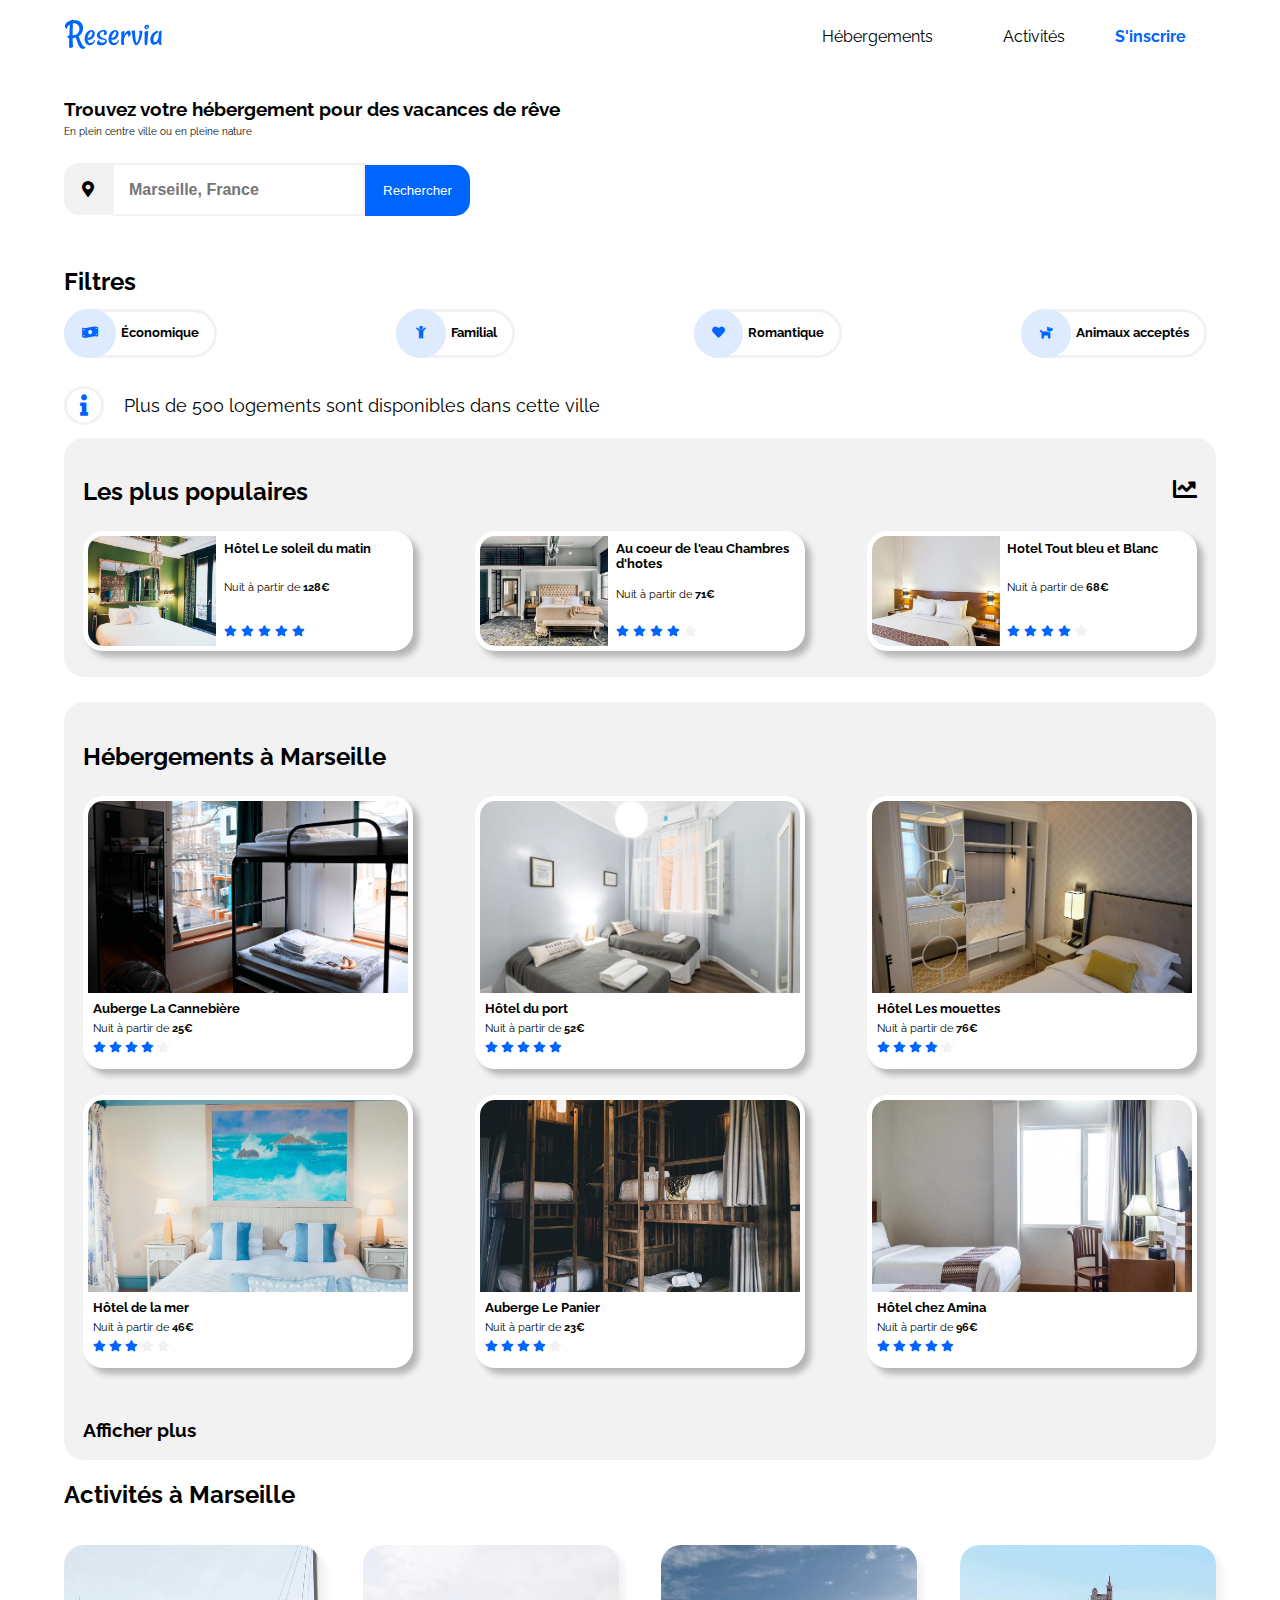
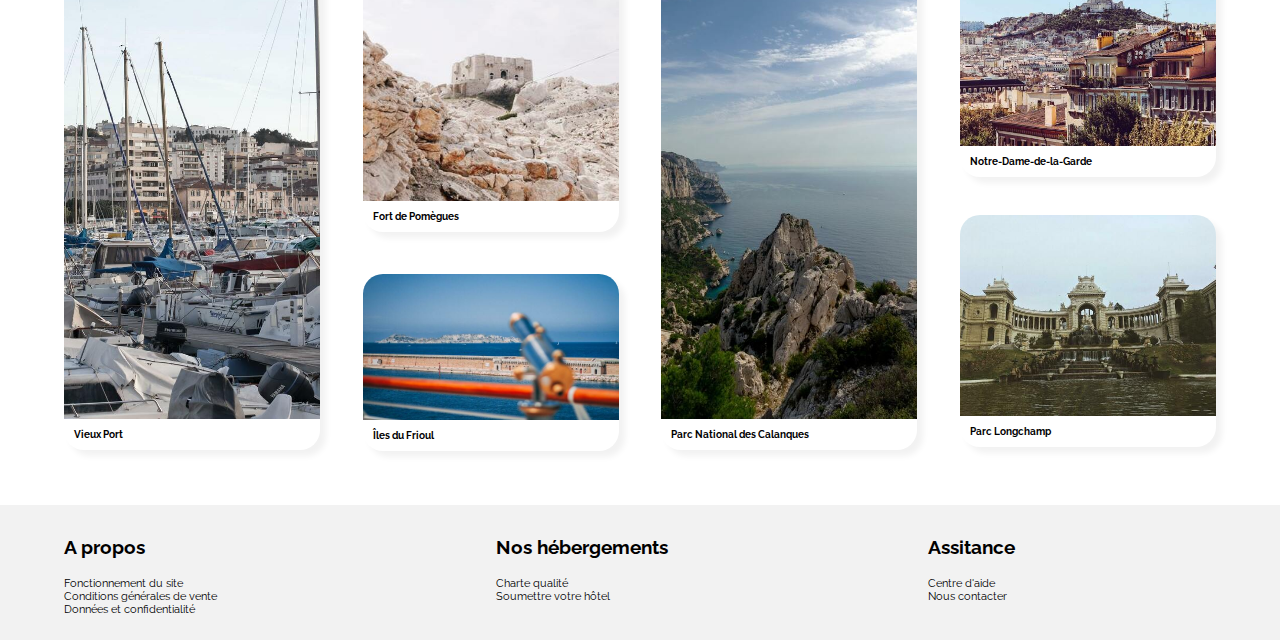
<file: index.html>
<!DOCTYPE html>
    <html lang="fr">
        <head>
            <meta charset="utf-8" />
            <meta name="viewport" content="width=device-width, initial-scale=1.0">
            <title>Reservia</title>            
            <meta name="description" content="site Reservia pour le P2">
            <meta name="author"       content="Julien Brazzalotto">
            
            <link rel="preconnect" href="https://fonts.gstatic.com">
            <link href="https://fonts.googleapis.com/css2?family=Raleway:wght@400;500;600;700;800&display=swap" rel="stylesheet">

            <link rel="stylesheet" href="https://cdnjs.cloudflare.com/ajax/libs/font-awesome/5.15.3/css/all.min.css">
            
            <link rel="stylesheet" href="style.css" />
        
        </head>

        <body>            
            <header>                
                <a href="index.html"><img class="logo" src="images/logo/Reservia.svg" alt="logo_Reservia"></a>                
                <nav>
                    <ul>
                        <li class="soulignement"><a href="#hebergements" class="menu espacement">Hébergements</a></li>
                        <li class="soulignement"><a href="#activites" class="menu espacement">Activités</a></li>
                        <li class="inscrire"><a href="#" class="sinscrire espacement"><b>S'inscrire</b></a></li>
                    </ul>
                </nav>                                                              
            </header>

            <section class="recherche">                
                <h1>Trouvez votre hébergement pour des vacances de rêve</h1>
                <p>En plein centre ville ou en pleine nature</p>


                <form method="POST" action="#" class="bloc_recherche">
                    <i class="fas fa-map-marker-alt"></i>
                    <input type="search" name="ville" class="ville" placeholder="Marseille, France">
                    <button type="submit" class="bouton_rechercher">Rechercher</button>
                    <button type="submit" class="iconesearch"><i class="fas fa-search"></i></button>                       
                </form>
            </section>

            <section class="filtre">
                <h2>Filtres</h2>
                <ul>                        
                    <li class="filtreli"><i class="fas fa-money-bill-wave"></i><a href="#" class="textefiltre">Économique</a></li>                           
                    <li class="filtreli"><i class="fas fa-child"></i><a href="#" class="textefiltre">Familial</a></li>
                    <li class="filtreli"><i class="fas fa-heart"></i><a href="#" class="textefiltre">Romantique</a></li>
                    <li class="filtreli"><i class="fas fa-dog"></i><a href="#" class="textefiltre">Animaux acceptés</a></li>
                </ul>                             
            </section>

                            
            <p class="info"><i class="fas fa-info"></i>Plus de 500 logements sont disponibles dans cette ville</p>
            
                                      
            
            <main class="section_hebergements">
                <article id="hebergements" class="article_hebergement">   
                    <h2>Hébergements à Marseille</h2> 
                    <figure class="hebergements">                            
                        <a href="#" class="carte_arriere">
                            <img class="carte_img" src="images/hebergements/3_medium/marcus-loke-WQJvWU_HZFo-unsplash.jpg" alt="Auberge la Cannebière">
                            <h3>Auberge La Cannebière</h3>
                            <p class="ajustement">Nuit à partir de <b>25€</b></p>
                            <p class="ajustement2">
                                <i class="fas fa-star"></i>
                                <i class="fas fa-star"></i>
                                <i class="fas fa-star"></i>
                                <i class="fas fa-star"></i>
                                <i class="fas fa-star grey"></i>
                            </p>                                    
                        </a>

                        <a href="#" class="carte_arriere">                                    
                            <img class="carte_img" src="images/hebergements/3_medium/fred-kleber-gTbaxaVLvsg-unsplash.jpg" alt="Hôtel du port">
                            <h3>Hôtel du port</h3>
                            <p class="ajustement">Nuit à partir de <b>52€</b></p>
                            <p class="ajustement2">
                                <i class="fas fa-star"></i>
                                <i class="fas fa-star"></i>
                                <i class="fas fa-star"></i>
                                <i class="fas fa-star"></i>
                                <i class="fas fa-star"></i>
                            </p>
                        </a>

                        <a href="#" class="carte_arriere">
                            <img class="carte_img" src="images/hebergements/3_medium/reisetopia-B8WIgxA_PFU-unsplash.jpg" alt="Hôtel les mouettes">
                            <h3>Hôtel Les mouettes</h3>
                            <p class="ajustement">Nuit à partir de <b>76€</b></p>
                            <p class="ajustement2">
                                <i class="fas fa-star"></i>
                                <i class="fas fa-star"></i>
                                <i class="fas fa-star"></i>
                                <i class="fas fa-star"></i>
                                <i class="fas fa-star grey"></i>
                            </p>
                        </a>                            
                    
                        <a href="#" class="carte_arriere">
                            <img class="carte_img" src="images/hebergements/3_medium/annie-spratt-Eg1qcIitAuA-unsplash.jpg" alt="Hôtel de la mer">
                            <h3>Hôtel de la mer</h3>
                            <p class="ajustement">Nuit à partir de <b>46€</b></p>
                            <p class="ajustement2">
                                <i class="fas fa-star"></i>
                                <i class="fas fa-star"></i>
                                <i class="fas fa-star"></i>
                                <i class="fas fa-star grey"></i>
                                <i class="fas fa-star grey"></i>
                            </p>                                
                        </a>

                        <a href="#" class="carte_arriere">
                            <img class="carte_img" src="images/hebergements/3_medium/nicate-lee-kT-ZyaiwBe0-unsplash.jpg" alt="Auberge Le Panier">
                            <h3>Auberge Le Panier</h3>
                            <p class="ajustement">Nuit à partir de <b>23€</b></p>
                            <p class="ajustement2">
                                <i class="fas fa-star"></i>
                                <i class="fas fa-star"></i>
                                <i class="fas fa-star"></i>
                                <i class="fas fa-star"></i>
                                <i class="fas fa-star grey"></i>
                            </p>
                        </a>

                        <a href="#" class="carte_arriere">
                            <img class="carte_img" src="images/hebergements/3_medium/febrian-zakaria-M6S1WvfW68A-unsplash.jpg" alt="Hotel chez Amina">
                            <h3>Hôtel chez Amina</h3>
                            <p class="ajustement">Nuit à partir de <b>96€</b></p>
                            <p class="ajustement2">
                                <i class="fas fa-star"></i>
                                <i class="fas fa-star"></i>
                                <i class="fas fa-star"></i>
                                <i class="fas fa-star"></i>
                                <i class="fas fa-star"></i>
                            </p>    
                        </a>   
                    </figure>

                    
                        <a href="#" class="plus">
                            Afficher plus
                        </a>
                    
                </article>

                
                <section class="section_populaire">                 
                    <h2>Les plus populaires<i class="fas fa-chart-line"></i></h2>
                                                
                                                
                    <figure class="hebergements_pop">
                        <a href="#" class="cartepoparriere">
                            <img class="cartepop_img" src="images/hebergements/4_small/emile-guillemot-Bj_rcSC5XfE-unsplash.jpg" alt="Hôtel_Le_soleil_du_matin">
                            <figure class="pop">
                                <h3>Hôtel Le soleil du matin</h3>
                                <p>Nuit à partir de <b>128€</b></p>
                                <figcaption class="star">
                                    <i class="fas fa-star"></i>
                                    <i class="fas fa-star"></i>
                                    <i class="fas fa-star"></i>
                                    <i class="fas fa-star"></i>
                                    <i class="fas fa-star"></i>
                                </figcaption>
                            </figure>
                        </a>

                        <a href="#" class="cartepoparriere">
                            <img class="cartepop_img" src="images/hebergements/4_small/aw-creative-VGs8z60yT2c-unsplash.jpg" alt="Au_coeur_de_l_eau_Chambres_d_hotes">
                            <figure class="pop">
                                <h3>Au coeur de l'eau Chambres d'hotes</h3>
                                <p>Nuit à partir de <b>71€</b></p>                                
                                <figcaption class="star">
                                    <i class="fas fa-star"></i>
                                    <i class="fas fa-star"></i>
                                    <i class="fas fa-star"></i>
                                    <i class="fas fa-star"></i>
                                    <i class="fas fa-star grey"></i>
                                </figcaption>
                            </figure>
                        </a>

                        <a href="#" class="cartepoparriere">
                            <img class="cartepop_img" src="images/hebergements/4_small/febrian-zakaria-sjvU0THccQA-unsplash.jpg" alt="Hotel_Tout_bleu_et_blanc">
                            <figure class="pop">
                                <h3>Hotel Tout bleu et Blanc</h3>
                                <p>Nuit à partir de <b>68€</b></p>                                
                                <figcaption class="star">
                                    <i class="fas fa-star"></i>
                                    <i class="fas fa-star"></i>
                                    <i class="fas fa-star"></i>
                                    <i class="fas fa-star"></i>
                                    <i class="fas fa-star grey"></i>
                                </figcaption>
                            </figure>
                        </a>
                    </figure>                       
                </section>               
            </main>
                

                <!--section-->
                <section id="activites" class="activites">
                    <h2>Activités à Marseille</h2>
                    <div class="paquet">
                        <a href="#" class="general gr1">
                            <figure class="carte_activites">                                    
                                <img class="phgrande" src="images/activites/3_medium/reno-laithienne-QUgJhdY5Fyk-unsplash.jpg" alt="Vieux_Port">
                                <figcaption class="lieu">Vieux Port</figcaption>
                            </figure>  
                        </a>

                        <div>
                            <a href="#" class="general gr2">
                                <figure class="carte_activites">
                                    <img class="phpetite" src="images/activites/4_small/paul-hermann-QFTrLdQIRhI-unsplash.jpg" alt="Fort_de_Pomègues">
                                    <figcaption  class="lieu">Fort de Pomègues</figcaption>
                                </figure>   
                            </a>
                            
                            <a href="#" class="general gr3">
                                <figure class="carte_activites">
                                    <img class="phtrespetite" src="images/activites/4_small/kevin-hikari-rV_Qd1l-VXg-unsplash.jpg" alt="Îles_du_Frioul">
                                    <figcaption  class="lieu">Îles du Frioul</figcaption>
                                </figure>
                            </a>
                        </div>                               
                            
                        <a href="#" class="general gr1">
                            <figure class="carte_activites">   
                                <img class="phgrande" src="images/activites/3_medium/kilyan-sockalingum-NR8-cBCN3aI-unsplash.jpg" alt="Parc_National_des_Calanques">
                                <figcaption  class="lieu">Parc National des Calanques</figcaption>
                            </figure>
                        </a>
                        
                        <div>
                            <a href="#" class="general gr4">
                                <figure class="carte_activites">                               
                                    <img class="phmoyenne" src="images/activites/4_small/florian-wehde-xW9e8gdotxI-unsplash.jpg" alt="Notre-Dame-de-la-Garde">                                    
                                    <figcaption  class="lieu">Notre-Dame-de-la-Garde</figcaption>
                                </figure>
                            </a>

                            <a href="#" class="general gr5">
                                <figure class="carte_activites">    
                                    <img class="phmoyenne" src="images/activites/4_small/lena-paulin-wH2-EJoDcV0-unsplash.jpg" alt="Parc_Longchamp">
                                    <figcaption  class="lieu">Parc Longchamp</figcaption>
                                </figure>                                    
                            </a>
                        </div>                                
                    </div>
                </section>
            

            <!--footer--> 

            <footer>                        
                <section class="footerbloc">
                    <h3>A propos</h3>
                    <ul class="listefooter">
                        <li><a href="#">Fonctionnement du site</a></li>
                        <li><a href="#">Conditions générales de vente</a></li>
                        <li><a href="#">Données et confidentialité</a></li>
                    </ul>
                </section>

                <section class="footerbloc">
                    <h3>Nos hébergements</h3>
                    <ul class="listefooter">
                        <li><a href="#">Charte qualité</a></li>
                        <li><a href="#">Soumettre votre hôtel</a></li>                    
                    </ul>
                </section>

                <section class="footerbloc">
                    <h3>Assitance</h3>
                    <ul class="listefooter">
                        <li><a href="#">Centre d'aide</a></li>
                        <li><a href="#">Nous contacter</a></li>                        
                    </ul>
                </section>            
            </footer>                     
        </body>
    </html>
</file>
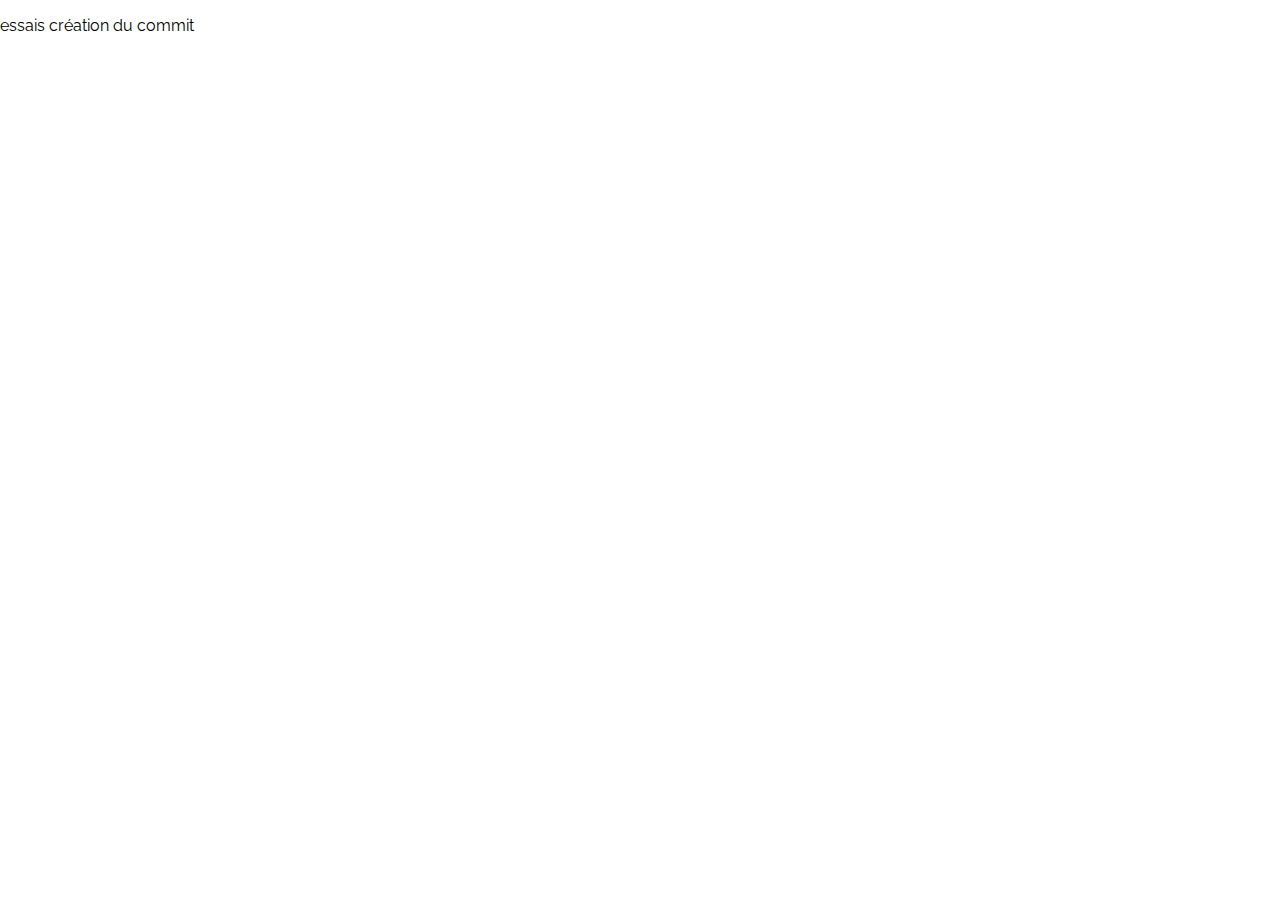
<file: reservia.html>
<!DOCTYPE html>
<html>
    <head>
        <meta charset="utf-8" />
        <link rel="stylesheet" href="style.css" />
        <title>Reservia</title>
    </head>

    <body>
            <p>
                essais création du commit
            </p>


















    </body>
</file>
<file: style.css>
@font-face
{
    font-family: 'Raleway';
    src: url('Police/Raleway-Italic-VariableFont_wght.ttf');
    src: url('Police/Raleway-VariableFont_wght.ttf');
}

body
{
    width: 100%;
    margin: 0;
    font-family: 'Raleway', 'Times New Roman', Times, serif;
}

a{
    text-decoration: none;
    color: #000;
}

h1, h2, h3, strong
{
    font-weight: bold;
}

.fa-star
{
    color: #0065FC;
    font-size: 0.9rem;
}

.fa-star.grey
{
    color: #F2F2F2;
}

/*header*/

header
{
    display: flex;
    justify-content: space-between;
    align-items: center;
    margin: 0 5vw 2vw 5vw;
}

.logo
{
    width: 100px;
}

nav ul
{
    display: flex;
    justify-content: flex-end;
    align-items: center;
    width: 30vw;
    height: 40px;
    padding-right: 30px;
}

nav ul li
{
    font-size: 1.3em;
    list-style: none;
}

.sinscrire
{
    color: #0065FC;
}

.espacement
{
    margin-left: 30px;
}

.menu
{
    padding: 0 20px 0 20px;
}

.menu:hover
{
    color: #0065FC;
    border-top: 3px #0065FC solid;
    padding-top: 19px;
    
}

/*section recherche*/

.recherche
{
    margin: 0 5vw 0 5vw;
}

h1
{
    margin-bottom: 0px;
}

h1 + p
{
    margin-top: 0.5vw;
    margin-bottom: 2vw;
}

.bloc_recherche
{
    display: flex;
    align-items: baseline;
    width: 30vw;
    margin: 10px 0 20px 0;
}

.fa-map-marker-alt
{   
    background-color: #F2F2F2;
    padding: 15px;
    border-radius: 15px 0 0 15px;
    border: 3px #F2F2F2 solid;
    font-size: 1rem;
}

.ville
{
    padding: 15px;
    color: black;
    font-weight: bold;
    border-right: none;
    border: 2px #F2F2F2 solid;
    font-size: 1rem;
    height: 53px;
}

.bouton_rechercher
{
    color: white;
    padding: 15px;
    background-color: #0065FC;
    border:3px #0065FC solid;
    border-radius: 0 15px 15px 0;
}

.iconesearch
{
    display: none;
}

/*section filtre*/

.filtre
{
    display: flex;
    align-items: center;
    margin: 3vw 5vw 3vw 5vw;
}

h2 + ul
{
    display: flex;
    justify-content: space-around;
    width: 60vw;
    list-style: none;
    color: #0065FC;
    flex-wrap: wrap;
}

.fa-money-bill-wave, .fa-heart, .fa-dog
{
    background-color: #DEEBFF;
    padding: 15px ;
    border-radius: 200px;
    margin: -3px 5px -3px -3px;
    border: 3px #DEEBFF solid;
}

.fa-child
{
    background-color: #DEEBFF;
    padding: 15px 17px 15px 17px ;
    border-radius: 200px;
    margin: -3px 5px -3px -3px;
    border: 3px #DEEBFF solid;
}

.textefiltre
{
    font-size: 1.1rem;
    font-weight: bold;
    padding-right: 15px;
    border-radius: 200px;
}

.filtreli
{
    border: 3px #F2F2F2 solid;
    border-radius: 200px;
}

.filtreli:hover
{
    cursor: pointer;
    background-color: #DEEBFF;
    border-color: #DEEBFF;
}

/*info*/

.info
{
    display: flex;
    align-items: center;
    margin: 0.8vw 5vw 1vw 5vw;
}

.fa-info
{
    font-size: 1.2em;
    color: #0065fc;
    border-radius: 2000px;
    margin-right: 20px;
    border: 3px #f2f2f2 solid;
    padding: 6px 13px 6px 13px;
  
}

.info p
{
    font-size: 1.2rem;
}

/*corps*/

.section_hebergements
{
    display: flex;
    margin: 0 5vw 0 5vw;
}

.article_hebergement, .section_populaire
{
    background-color: #f2f2f2;
    border-radius: 20px;
}

.article_hebergement
{
    padding: 1.5vw;
    margin-right: 2vw;
    flex: 3;
}

.section_populaire
{
    flex: 1.2;
}

article h2, .section_hebergements h2
{
    margin-bottom: 2vw;
}

.hebergements
{
    display: flex;
    justify-content: space-between;
    flex-wrap: wrap;
    margin: 0 0 2vw 0;
}

.carte_arriere
{
    width: 17vw;
    margin: 0 0 2vw 0;
    background-color: white;
    padding: 5px 5px 10px 5px;
    border-radius: 20px;
    box-shadow: 6px 6px 6px rgba(0, 0, 0, 0.253);
    font-size: 0.8rem; 
}

.ajustement
{
    margin-bottom: 1rem;
}

.ajustement2
{
   margin-bottom: 10px;
}

.carte_img
{
    width: 17vw;
    height: 7vw;
    border-radius: 15px 15px 0 0;
    object-fit: cover;
    object-position: 50% 50%;
    overflow: hidden;
    
}

.plus
{
    font-size: 1.2rem;
    font-weight: bold;
}

/*pop*/

.section_populaire
{
    padding: 1.5vw 1.5vw 0 1.5vw;
    flex: 1.2;
}

.fa-chart-line
{
    position: absolute;
    right: 6.5vw;
    font-size: 1.5rem;
}

.hebergements_pop
{
    display: flex;
    flex-direction: column;
    justify-content: space-between;
    flex-wrap: wrap;
    margin: 0;
}

.cartepoparriere
{
    display: flex;
    width: 25vw;
    height: 10vw;
    background-color: white;
    padding: 5px;
    border-radius: 20px;
    box-shadow: 6px 6px 6px rgba(0, 0, 0, 0.253);
    font-size: 1rem;
    margin: auto;
    margin-bottom: 2vw;
}

.cartepop_img
{
    width: 10vw;
    height: auto;
    border-radius: 15px 0 0 15px;
    object-fit: cover;
    object-position: 50% 50%;
}

.pop
{
    margin: 0.2vw;
   
    display: flex;
    flex-direction: column;
    justify-content: space-between;
}

figure h3
{
    margin: 0.2vw;
}

figure p
{
    margin-top: 0px;
    margin-bottom: 2vw;
}


figure h3, figure p
{
    margin-left: 5px;
}

.star
{
    margin-left: 5px;
}

/*Activités*/

.activites
{
    margin: 0 5vw 0 5vw;
}

.paquet
{
    height: 40vw;
    display: flex;
    justify-content: space-between;
    align-content: space-between;
}

.general
{
    display: flex;
    flex-direction: column;
}


.gr2
{
    height: 64.2%;
    
}

.gr4
{
    height: 52.8%;
    
}

figcaption
{
    font-size: 1rem;
    font-weight: bold;
    margin: 10px 0 10px 20px;
}

.carte_activites
{
    width: 20vw;
    height: auto;
    display: flex;
    flex-direction: column;
    border-radius: 20px;
    box-shadow: 6px 6px 6px #f2f2f2;
    text-decoration: none;
    margin-right: 0;
    margin-left: 0;
}

.phgrande
{
    width: 20vw;
    height: 37vw;
    object-fit: cover;
    border-radius: 20px 20px 0 0;
}

.phpetite
{
    width: 20vw;
    height: 20vw;
    object-fit: cover;
    border-radius: 20px 20px 0 0;
}

.phtrespetite
{
    width: 20vw;
    height: 11.4vw;
    object-fit: cover;
    border-radius: 20px 20px 0 0;
}

.phmoyenne
{
    width: 20vw;
    height: 15.7vw;
    object-fit: cover;
    border-radius: 20px 20px 0 0;
}

/*footer*/

footer
{
    background-color: #F2F2F2;
    padding: 1vw 5vw;
    margin-top: 3vw;
    display: flex;
    justify-content: space-between;
}

.footerbloc
{
    width:25%;
}



footer ul
{
    display: flex;
    flex-direction: column;
    list-style: none;
    padding: 0;
    width: 20vw;
}

@media screen and (max-width:1280px)
{

    .fa-star
    {
        
        font-size: 0.7rem;
    }

    nav ul li
    {
        font-size: 1rem;
    }

    .menu:hover
    {
        padding-top: 22px;
    }

    .recherche, .info
    {
        font-size: 0.6rem;
    }

    .filtre h2
    {
        margin: 0;
    }

    .textefiltre
    {
        font-size: 0.8rem;
    }

    .filtre
    {
        display: flex;
        flex-direction: column;
        align-items: flex-start;
        height: 80px;
        padding-top: 1vw;
    }

    .filtre ul
    {
        display: flex;
        justify-content: space-between;
        flex-wrap: wrap;
        padding: 0;
        font-size: 0.8rem;
        width: 90vw;
    }

    .info
    {
        font-size: 1.1rem;
        margin-top: 30px;
    }

    .filtreli
    {
        margin-right: 0.7vw;
    }

    .section_hebergements
    {
        display: flex;
        flex-direction: column-reverse;
    }

    .article_hebergement
    {
        margin-right: 0;
    }

    .hebergements_pop
    {
        display: flex;
        flex-direction: row;
    }

    .section_populaire
    {
        margin-bottom: 2vw;
        padding-bottom: 2vw;
        border-radius: 20px;
    }

    .pop
    {
        font-size: 0.7rem;
    }

    .cartepoparriere
    {
        height: 110px;
        margin: 0;
    }

    .carte_arriere
    {
        width: 25vw;
        height: auto;
        font-size: 0.7rem;
    }

    .carte_img
    {
        width: 25vw;
        height: 15vw;
    }

    .carte_arriere p, .carte_arriere h3, .star, figure p
    {
        margin-bottom: 5px;
        margin-top: 5px;
    }


    .lieu
    {
        font-size: 0.6rem;
        margin-left: 10px;
    }

    footer
    {
        margin-top: 5vw;
    }

    footer h3
    {
        font-size: 1.17rem;
    }

    footer>*:not(h3)
    {
        font-size: 0.68rem;
    }
    
}



@media screen and (max-width:768px)
{
    header
    {
        display: flex;
        flex-direction: column;
        align-items: flex-start;
        width: auto;
        margin: 0;
        padding: 0;     
    }

    nav
    {
        width: 100%;
    }

    nav ul
    {
        
        width: 100%;
        height: 50px;
        padding: 0;
    }

    nav ul li
    {
        display: flex;
        justify-content: center;
        align-items: baseline;
        width: 100%;
        height: 40px;
    }

    .soulignement
    {
        border-bottom: 2px #F2F2F2 solid;
    }

    .soulignement:hover
    {
        color: #0065FC;
        border-bottom: 3px #0065FC solid;
    }

    .menu
    {
        margin: 0;
        padding: 0;
        height: 40px;
    }

    .menu:hover
    {
        border-top: none;
        padding: 0;
        margin: 0;
    }

    .logo
    {
        padding-left: 30px;
    }

    .inscrire
    {
        position: absolute;
        width: auto;
        top: 10px;
        right: 20px;
        font-size: 1.3rem;
    }
    
    h1, h1 + p
    {
        font-size: 1.05rem;
        margin-bottom: 10px;
    }

    h2
    {
        font-size: 1.2rem;
    }

    .article_hebergement, .recherche, .filtre, .info, .section_populaire
    {
        padding: 0 10px 0 10px;
    }

    .ville
    {
        border-right: none;
        width: 100%;
        font-size: 1rem;
    }

    .bouton_rechercher
    {        
        display: none;
    }

    .iconesearch
    {
        display: unset;
        background-color: #0065FC;
        padding: 18px;
        color: white;
        border: 2px #0065fc solid;
        border-radius: 15px;
    }

    .bloc_recherche
    {
        display: flex;
        align-items: center;
        border: 2px #F2F2F2 solid;
        border-radius: 20px 15px 15px 20px;
        width: 80%;
        height: 50px;
    }

    .filtre
    {
        height: auto;
        width: 60%;
    }


    .filtre ul
    {
        display: flex;
        justify-content: flex-start;
        align-content: space-between;
    }

    .filtreli
    {
        margin: 5px 5px 5px 0;
    }

    .info
    {
        font-size: 1rem;
    }

    .section_hebergements
    {
        margin: 0 0 30px 0;
    }

    .section_populaire
    {
        border-radius: 0;
        padding-left: 0.8em;
    }

    .hebergements_pop, .hebergements, footer
    {
        display: flex;
        flex-direction: column;
    }

    .cartepoparriere
    {
        width: 98%;
        margin-bottom: 15px;
    }

    .cartepop_img
    {
        width: 30vw;
    }

    .pop
    {
        font-size: 1rem;
    }

    .article_hebergement
    {
        width: 96%;
        background-color: white;
        padding: 0 0 0 0.5em;
    }

    .carte_arriere
    {
        font-size: 1rem;
        width: 96%;
        height: 230px;
        margin-bottom: 15px;
    }

    .carte_img
    {
        width: 100%;
        height: 150px;
    }

    .activites
    {
        width: 96%;
        height: auto;
        display: flex;
        flex-direction: column;
        margin: 0;
        padding: 0 0 0 0.8em;
    }

    .paquet
    {
        height: auto;
        display: flex;
        flex-direction: column;
    }

    .general, .carte_activites, .phgrande, .phmoyenne, .phpetite, .phtrespetite
    {
        width: 99%;        
    }    

    

    .phgrande, .phmoyenne, .phpetite, .phtrespetite
    {
        height: 200px;
    }

    .lieu
    {
        font-size: 1rem;
    }

    .carte_activites
    {
        margin-bottom: 0;
    }

    footer h3
    {
        font-size: 1rem;
    }

    footer li
    {
        font-size: 0.9rem;
    }

    .footerbloc, .listefooter
    {
        width: 80vw;
    }
    
}
</file>
